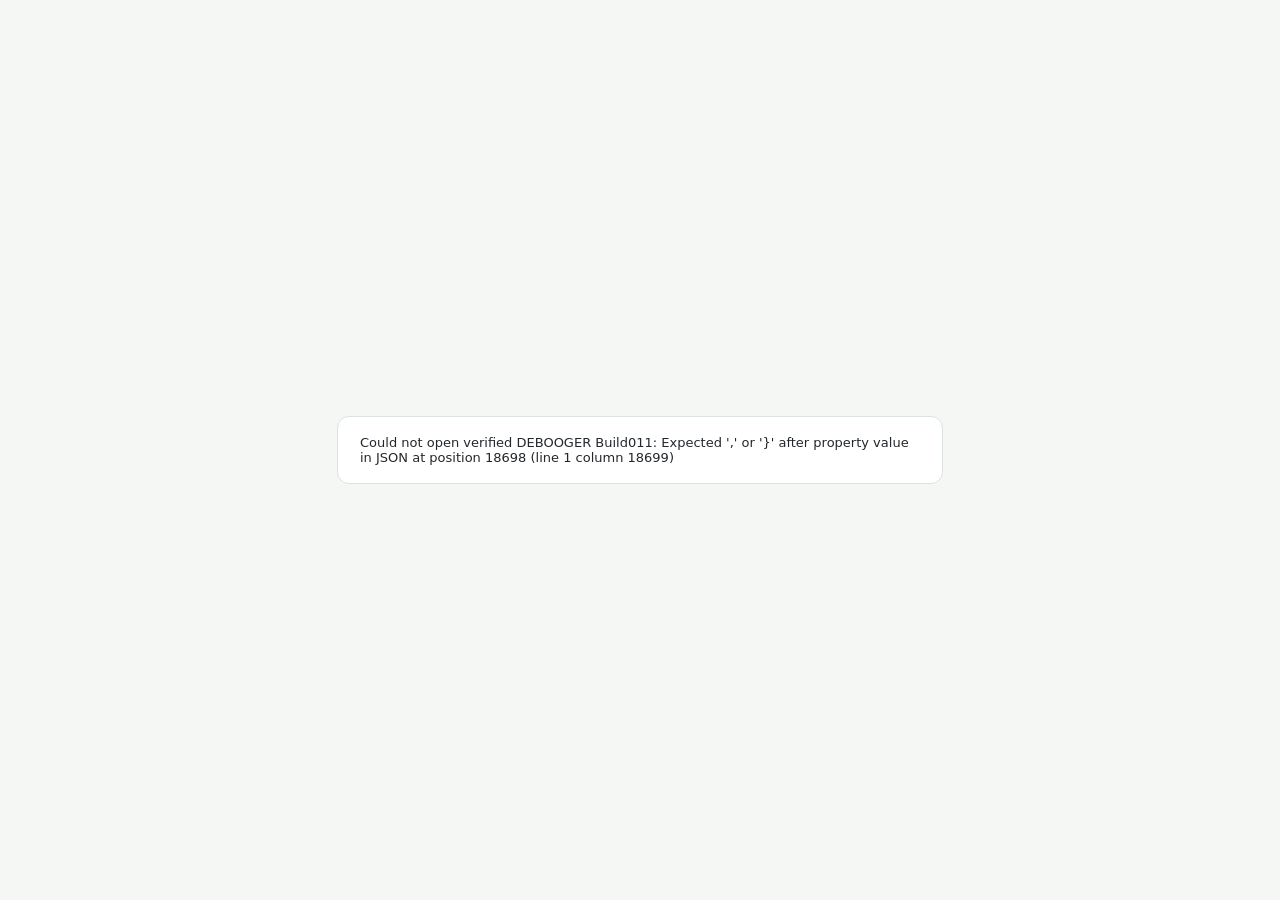
<file: index.html>
<!doctype html><html><head><meta charset="utf-8"><meta name="viewport" content="width=device-width,initial-scale=1,viewport-fit=cover"><meta name="theme-color" content="#f5f7f5"><meta http-equiv="Cache-Control" content="no-store,no-cache,must-revalidate,max-age=0"><title>debooger2000</title><style>html,body{margin:0;min-height:100%;font-family:Inter,system-ui,-apple-system,"Segoe UI",sans-serif;background:#f5f7f5;color:#23272b}.boot{min-height:100vh;display:grid;place-items:center;padding:20px;box-sizing:border-box}.boot div{background:#fff;border:1px solid #dde3dd;border-radius:12px;padding:18px 22px;font-size:13px;max-width:560px}</style></head><body><div class="boot"><div id="bootmsg">Opening verified DEBOOGER Build011…</div></div><script>
(async()=>{try{
const FINAL='5336273da42ea2754b5ad2ce4dd7cff649fb9557a2841c30963723a309a20811',B10_FINAL='b46d581a8ad0c085ec0285ac6ebdcb498e3c3d117899f37b030a9db62b9eb919',TS='6469b2426802dc695e374f933d79555a13d47acc8a37dd0c9a4df63d16d9a38e',BASE_SHELL='d6e12c8078f087c9e34488890ee7dfdacd09219ec37e7d6a31c55051cce700a8',BASE_SOURCE='93973b83509c748ab02a12a8cb8d824a619fafa54058227303367d28df7948e0',B7_SHELL='1511873895e926027ca40483c11ea0e3a24b57d70b612774c36076a52af1c445',B7_SOURCE='903e5e386143476bf1169ad63a65d6bb6b9b8fc733b80c4534fe7add3573750c',B7_FINAL='5fa06d32dac806f9da24f18fb780eb962e63f5295aa5061553b2a3aef5ac3fbb',B10_SHELL='80594717853eb4aa7e72dbcef2f7493177b923f8c8fa20687a9be3545e96cab8',B10_SOURCE='beb6a666b9a2adbde312d12ce507c0631fc36fb033787bb4f96c750cf9c111b0',B11_SHELL='da85ae59532bfc9204734b91b25a95ab6d1538b86ce45bf0897368dc4cdd8119',B11_SOURCE='a0d2856a02a48266d93b42397b48b9e049acc4c2549e566083a37db61f1f8fd7',DELTA_SHA='fa4246116f77e33b1f8b449922758d248654577502bf189a36ed9e5b9e50530f';
const order=['js/app.js','js/audit-engine.js','js/device-engine.js','js/preview-helper.js','js/project-engine.js','js/provider-settings.js','js/storage.js'];
const oldNames=['p001.txt','p002.txt','p003.txt','p004.txt','p005.txt','p006.txt','p007.txt','p008.txt','p009.txt','p010_1.txt','p010_2.txt','p010_3.txt','p011_1.txt','p011_2.txt','p011_3.txt','p012_1.txt','p012_2.txt','p012_3.txt','p013.txt','p014.txt','p015.txt','p016.txt'];
const deltaNames=['p001.txt','p002.txt','p003.txt','p004.txt','p005.txt','p006.txt'];
const get=async p=>{const r=await fetch(p,{cache:'no-store'});if(!r.ok)throw new Error(p+' '+r.status);return r.text()};
const bytes=t=>{const r=atob(t.trim()),u=new Uint8Array(r.length);for(let i=0;i<r.length;i++)u[i]=r.charCodeAt(i);return u};
const unzip=async t=>new Response(new Blob([bytes(t)]).stream().pipeThrough(new DecompressionStream('gzip'))).text();
const digest=async s=>Array.from(new Uint8Array(await crypto.subtle.digest('SHA-256',new TextEncoder().encode(s)))).map(x=>x.toString(16).padStart(2,'0')).join('');
const b64=s=>{const u=new TextEncoder().encode(s);let out='';for(let i=0;i<u.length;i+=32768)out+=String.fromCharCode(...u.subarray(i,i+32768));return btoa(out)};
const patchLines=(text,ops)=>{const lines=text.match(/.*(?:\n|$)/g).filter(Boolean);for(const [a,b,repl] of [...ops].sort((x,y)=>y[0]-x[0]))lines.splice(a,b-a,...repl);return lines.join('')};
if(typeof DecompressionStream!=='function'||!crypto?.subtle)throw new Error('This browser is missing required verification support.');
document.getElementById('bootmsg').textContent='Verifying DEBOOGER Build011…';
const p7=JSON.parse(await get('build007-patch.json')),p10=JSON.parse(await get('build010-delta.json'));
if(p7.final_sha256!==B7_FINAL||p7.ts_sha256!==TS||p7.base_shell_sha256!==BASE_SHELL||p7.base_source_sha256!==BASE_SOURCE||p7.shell_sha256!==B7_SHELL||p7.source_sha256!==B7_SOURCE)throw new Error('Build007 base manifest mismatch');
if(p10.build!=='BUILD010'||p10.base_build!=='BUILD007'||p10.base_final_sha256!==B7_FINAL||p10.final_sha256!==B10_FINAL||p10.ts_sha256!==TS||p10.base_shell_sha256!==B7_SHELL||p10.base_source_sha256!==B7_SOURCE||p10.shell_sha256!==B10_SHELL||p10.source_sha256!==B10_SOURCE)throw new Error('Build010 delta manifest mismatch');
const old=await unzip((await Promise.all(oldNames.map(n=>get('v18-clean-final/'+n)))).join(''));
const tm=old.match(/<script id="debooger-typescript-source">([\s\S]*?)<\/script>/);if(!tm)throw new Error('Compiler payload not found');const ts=tm[1];if(await digest(ts)!==TS)throw new Error('Compiler verification failed');
let shell=await unzip(await get('build003-payload/shell-001.b64'));if(await digest(shell)!==BASE_SHELL)throw new Error('Base shell verification failed');
const modules={};for(const name of order)modules[name]=await unzip(await get('build003-payload/'+name.split('/').pop()+'.b64'));
let source=JSON.stringify(Object.fromEntries(order.map(name=>[name,b64(modules[name])])));if(await digest(source)!==BASE_SOURCE)throw new Error('Base source verification failed');
shell=patchLines(shell,p7.shell_ops||[]);if(await digest(shell)!==B7_SHELL)throw new Error('Build007 shell verification failed');for(const name of Object.keys(p7.module_ops||{}))modules[name]=patchLines(modules[name],p7.module_ops[name]);source=JSON.stringify(Object.fromEntries(order.map(name=>[name,b64(modules[name])])));if(await digest(source)!==B7_SOURCE)throw new Error('Build007 source verification failed');let html=shell.replace('__SOURCE_JSON__',source).replace('__TS__',ts);if(await digest(html)!==B7_FINAL)throw new Error('Final Build007 verification failed');
shell=patchLines(shell,p10.shell_ops||[]);if(await digest(shell)!==B10_SHELL)throw new Error('Build010 shell verification failed');for(const name of Object.keys(p10.module_ops||{}))modules[name]=patchLines(modules[name],p10.module_ops[name]);source=JSON.stringify(Object.fromEntries(order.map(name=>[name,b64(modules[name])])));if(await digest(source)!==B10_SOURCE)throw new Error('Build010 source verification failed');if((shell.match(/__SOURCE_JSON__/g)||[]).length!==1||(shell.match(/__TS__/g)||[]).length!==1)throw new Error('Build010 template invalid');html=shell.replace('__SOURCE_JSON__',source).replace('__TS__',ts);if(await digest(html)!==B10_FINAL)throw new Error('Final Build010 verification failed');
const p11Text=await unzip((await Promise.all(deltaNames.map(n=>get('build011-live-delta/'+n)))).join(''));if(await digest(p11Text)!==DELTA_SHA)throw new Error('Build011 delta integrity mismatch');const p11=JSON.parse(p11Text);
if(p11.build!=='BUILD011'||p11.base_build!=='BUILD010'||p11.base_final_sha256!==B10_FINAL||p11.final_sha256!==FINAL||p11.ts_sha256!==TS||p11.base_shell_sha256!==B10_SHELL||p11.base_source_sha256!==B10_SOURCE||p11.shell_sha256!==B11_SHELL||p11.source_sha256!==B11_SOURCE)throw new Error('Build011 delta manifest mismatch');
shell=patchLines(shell,p11.shell_ops||[]);if(await digest(shell)!==B11_SHELL)throw new Error('Build011 shell verification failed');for(const name of Object.keys(p11.module_ops||{}))modules[name]=patchLines(modules[name],p11.module_ops[name]);source=JSON.stringify(Object.fromEntries(order.map(name=>[name,b64(modules[name])])));if(await digest(source)!==B11_SOURCE)throw new Error('Build011 source verification failed');if((shell.match(/__SOURCE_JSON__/g)||[]).length!==1||(shell.match(/__TS__/g)||[]).length!==1)throw new Error('Build011 template invalid');html=shell.replace('__SOURCE_JSON__',source).replace('__TS__',ts);if(await digest(html)!==FINAL)throw new Error('Final Build011 verification failed');
document.open();document.write(html);document.close();
}catch(e){document.body.innerHTML='<div class="boot"><div>Could not open verified DEBOOGER Build011: '+String(e.message||e).replace(/[&<>]/g,c=>({'&':'&amp;','<':'&lt;','>':'&gt;'}[c]))+'</div></div>'}})();
</script></body></html>
</file>
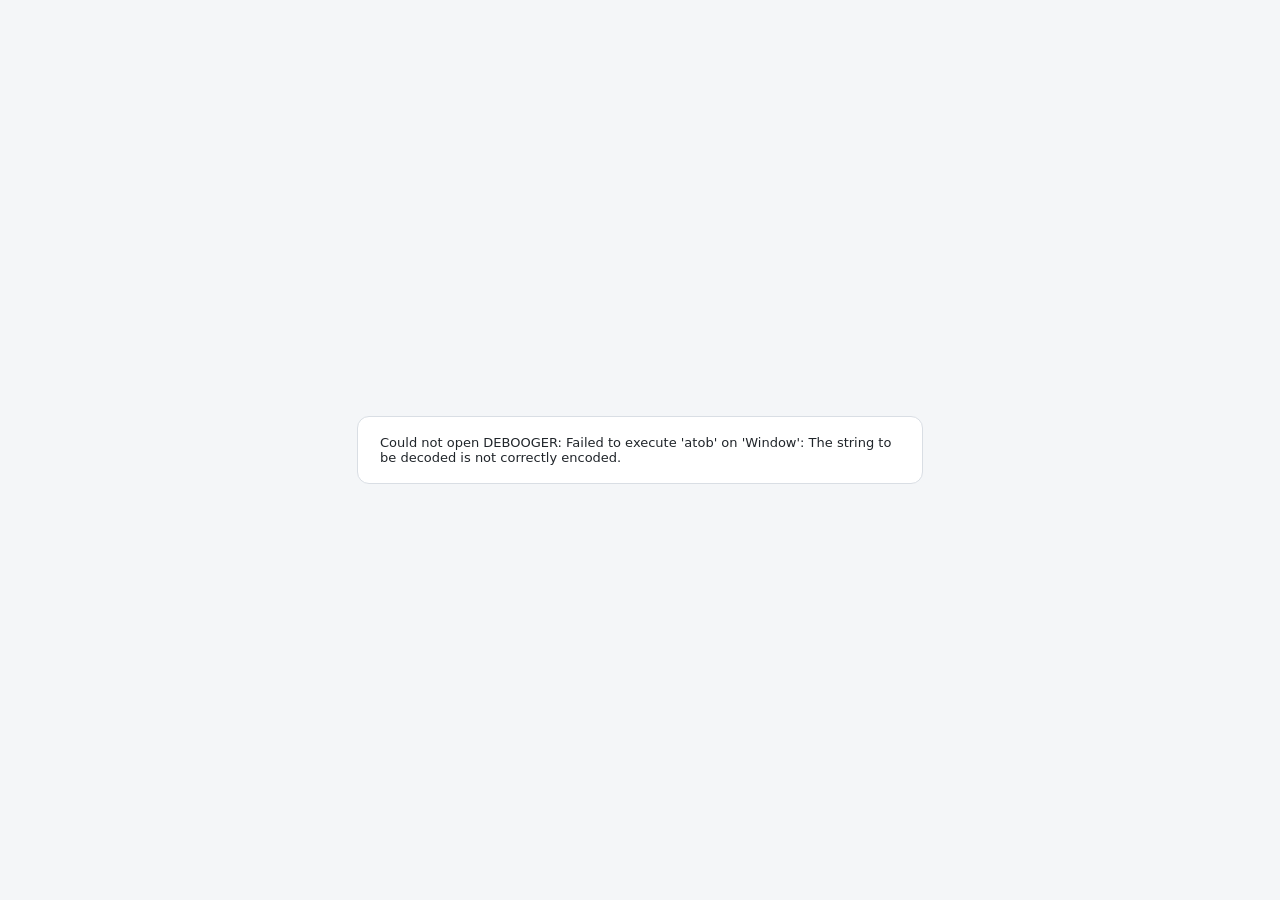
<file: g15-advanced-v08-live/index.html>
<!doctype html><html><head><meta charset="utf-8"><meta name="viewport" content="width=device-width,initial-scale=1,viewport-fit=cover"><meta name="theme-color" content="#f4f6f8"><meta http-equiv="Cache-Control" content="no-store, no-cache, must-revalidate, max-age=0"><title>debooger2000</title><style>html,body{margin:0;min-height:100%;font-family:Inter,system-ui,-apple-system,"Segoe UI",sans-serif;background:#f4f6f8;color:#20252a}.boot{min-height:100vh;display:grid;place-items:center;padding:20px;box-sizing:border-box}.boot div{background:#fff;border:1px solid #d9dee4;border-radius:12px;padding:18px 22px;font-size:13px;max-width:520px}</style></head><body><div class="boot"><div>Opening debooger2000…</div></div><script>(async()=>{try{const names=["../g15-advanced-v08-final/p01.txt","../g15-advanced-v08-final/p02.txt","../g15-advanced-v08-final/p03.txt","../g15-advanced-v08-final/p04a.txt","../g15-advanced-v08-final/p04b.txt","../g15-advanced-v08-final/p05a.txt","../g15-advanced-v08-final/p05b.txt","../g15-advanced-v08-final/p06.txt","../g15-advanced-v08-final/p07.txt","../g15-advanced-v08-final/p08.txt","../g15-advanced-v08-final/p09.txt","../g15-advanced-v08-final/p10.txt","../g15-advanced-v08-final/p11.txt","../g15-advanced-v08-final/p12.txt","../g15-advanced-v08-final/p13.txt","../g15-advanced-v08-final/p14.txt","../g15-advanced-v08-final/p15.txt","../g15-advanced-v08-final/p16.txt"];const parts=await Promise.all(names.map(n=>fetch(n,{cache:'no-store'}).then(r=>{if(!r.ok)throw new Error(n+' '+r.status);return r.text()})));const raw=atob(parts.join('').trim());const bytes=new Uint8Array(raw.length);for(let i=0;i<raw.length;i++)bytes[i]=raw.charCodeAt(i);if(typeof DecompressionStream!=='function')throw new Error('This browser needs DecompressionStream support.');const stream=new Blob([bytes]).stream().pipeThrough(new DecompressionStream('gzip'));const html=await new Response(stream).text();document.open();document.write(html);document.close()}catch(e){document.body.innerHTML='<div class="boot"><div>Could not open DEBOOGER: '+String(e.message||e).replace(/[&<>]/g,c=>({'&':'&amp;','<':'&lt;','>':'&gt;'}[c]))+'</div></div>'}})();</script></body></html>
</file>
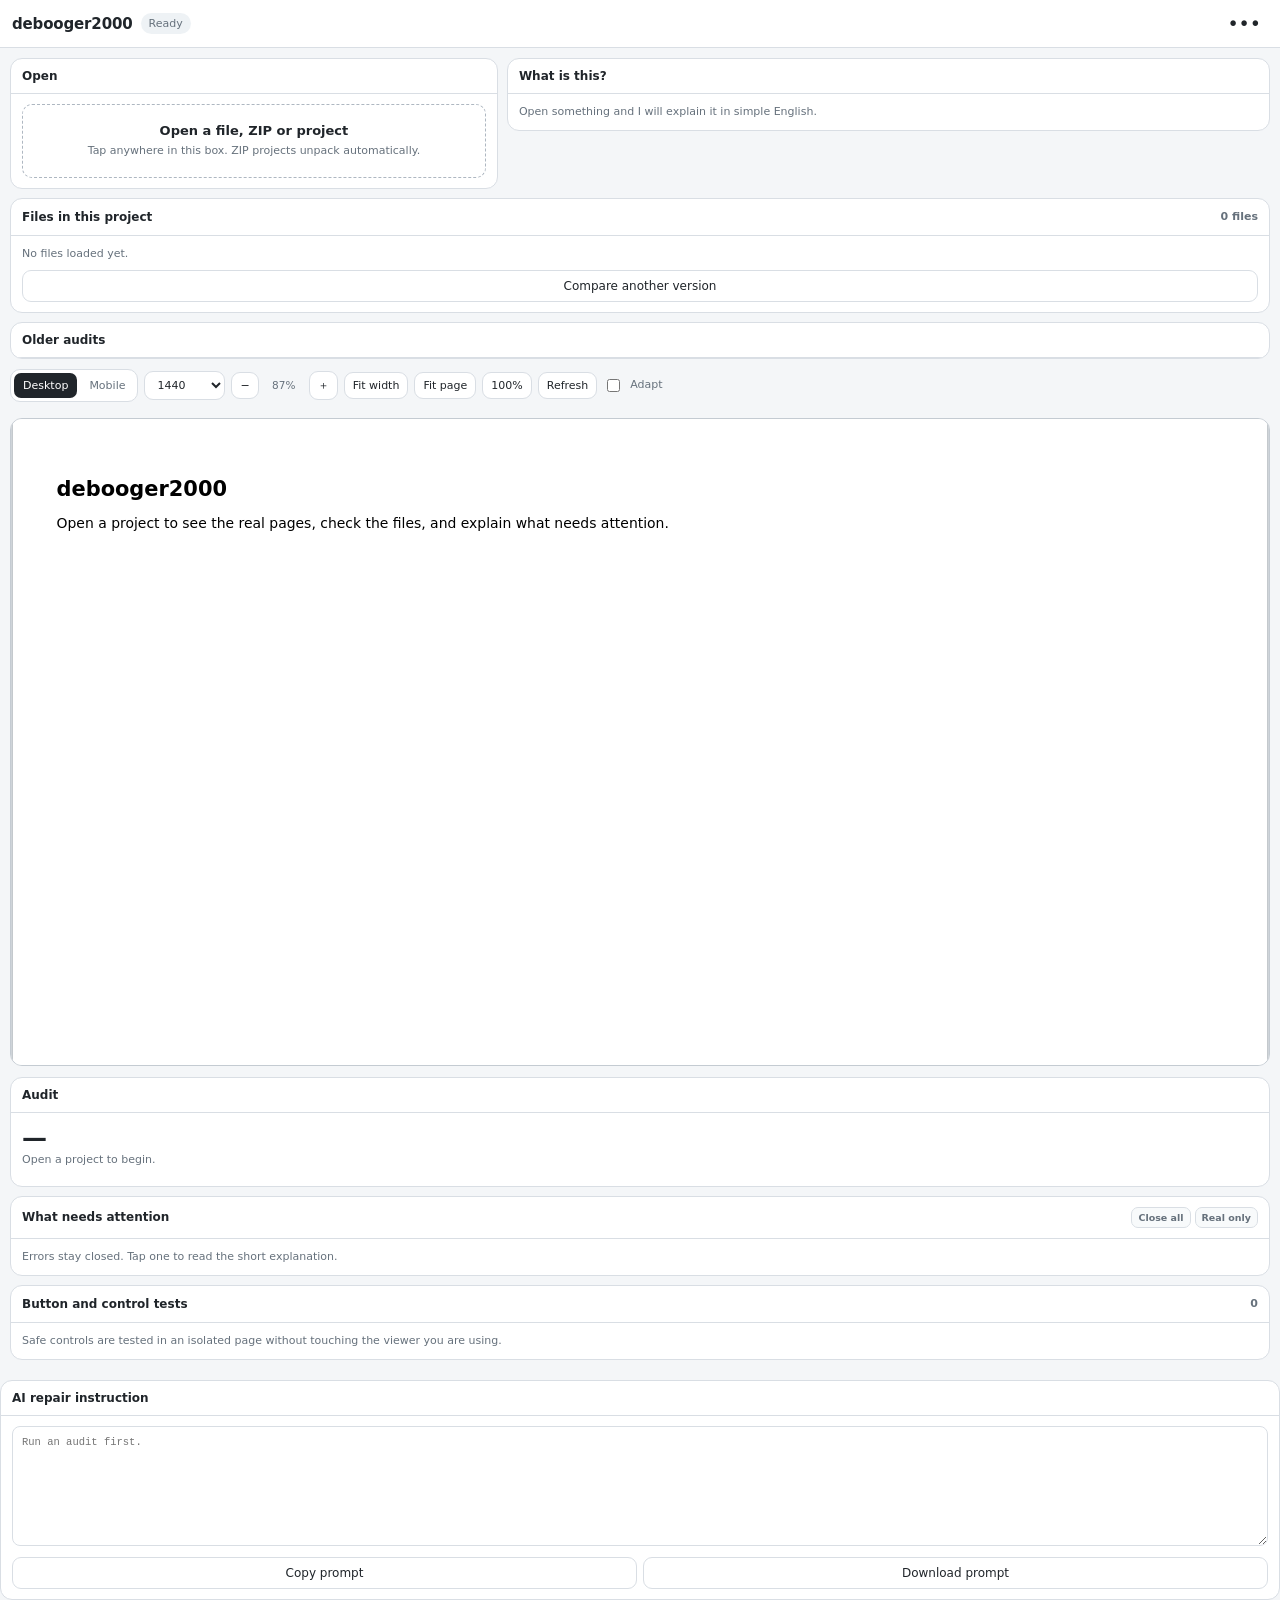
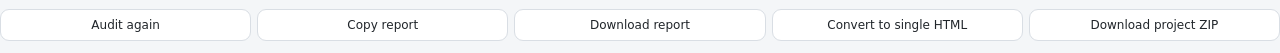
<file: g15-singlepage-final01/index.html>
<!doctype html><html><head><meta charset="utf-8"><meta name="viewport" content="width=device-width,initial-scale=1,viewport-fit=cover"><meta name="theme-color" content="#f4f6f8"><title>debooger2000</title><style>html,body{margin:0;min-height:100%;font-family:Inter,system-ui,-apple-system,"Segoe UI",sans-serif;background:#f4f6f8;color:#20252a}.boot{min-height:100vh;display:grid;place-items:center}.boot div{background:#fff;border:1px solid #d9dee4;border-radius:12px;padding:18px 22px;font-size:13px}</style></head><body><div class="boot"><div>Opening debooger2000…</div></div><script>(async()=>{try{const names=["app.part01.txt", "app.part02.txt", "app.part03.txt", "app.part04.txt", "app.part05.txt", "app.part06.txt", "app.part07.txt", "app.part08.txt", "app.part09.txt", "app.part10.txt", "app.part11a.txt", "app.part11b.txt", "app.part12.txt"];const parts=await Promise.all(names.map(n=>fetch(n,{cache:'no-store'}).then(r=>{if(!r.ok)throw new Error(n+' '+r.status);return r.text()})));const raw=atob(parts.join('').trim());const bytes=new Uint8Array(raw.length);for(let i=0;i<raw.length;i++)bytes[i]=raw.charCodeAt(i);if(typeof DecompressionStream!=='function')throw new Error('This browser needs DecompressionStream support.');const stream=new Blob([bytes]).stream().pipeThrough(new DecompressionStream('gzip'));const html=await new Response(stream).text();document.open();document.write(html);document.close()}catch(e){document.body.innerHTML='<div class="boot"><div>Could not open DEBOOGER: '+String(e.message||e).replace(/[&<>]/g,c=>({'&':'&amp;','<':'&lt;','>':'&gt;'}[c]))+'</div></div>'}})();</script></body></html>
</file>
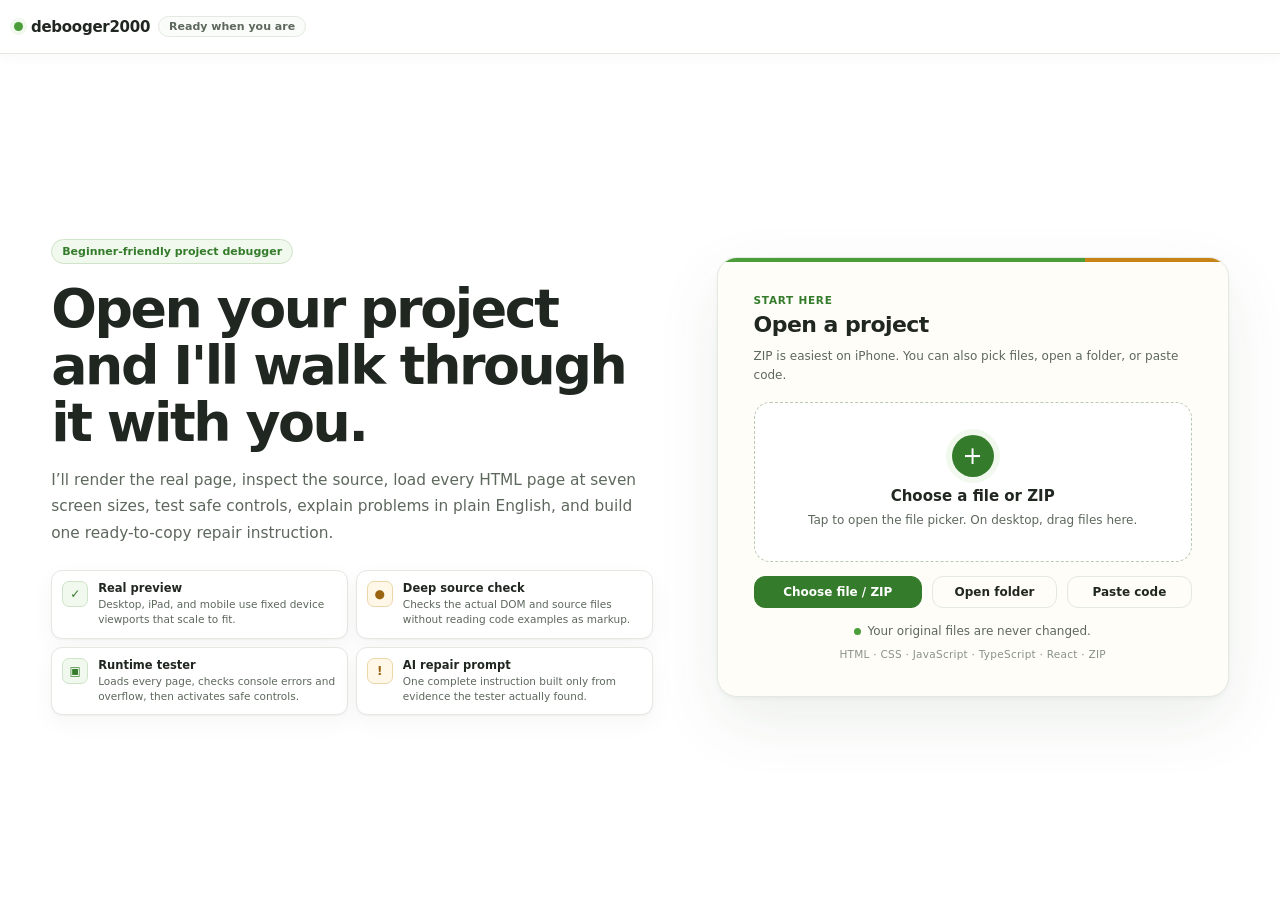
<file: r3-mobile-test/index.html>
<!doctype html>
<html lang="en">
<head>
<meta charset="utf-8">
<meta name="viewport" content="width=device-width,initial-scale=1,viewport-fit=cover">
<meta name="theme-color" content="#ffffff">
<title>debooger2000</title>
<link rel="stylesheet" href="css/app.css">
</head>
<body>
<div class="app">
  <header class="topbar">
    <div class="brand">
      <span class="brand-mark" aria-hidden="true"></span>
      <span>debooger2000</span>
    </div>
    <span class="status-badge" id="statusBadge">Ready when you are</span>
    <div class="spacer"></div>
    <button class="btn ghost topbar-project-action hidden" id="pasteBtn" type="button">Paste code</button>
    <button class="btn ghost topbar-project-action hidden" id="clearBtn" type="button">Clear</button>
  </header>

  <div class="progress-bar hidden" id="progressBar" aria-hidden="true">
    <div class="progress-fill" id="progressFill"></div>
  </div>

  <section class="landing" id="landing" aria-labelledby="landingTitle">
    <div class="landing-shell">
      <div class="landing-copy">
        <div class="landing-badge">Beginner-friendly project debugger</div>
        <h1 id="landingTitle">Open your project and I'll walk through it with you.</h1>
        <p>I’ll render the real page, inspect the source, load every HTML page at seven screen sizes, test safe controls, explain problems in plain English, and build one ready-to-copy repair instruction.</p>
        <div class="feature-grid" aria-label="What debooger2000 does">
          <div class="feature-card"><span class="feature-icon green" aria-hidden="true">✓</span><div><strong>Real preview</strong><span>Desktop, iPad, and mobile use fixed device viewports that scale to fit.</span></div></div>
          <div class="feature-card"><span class="feature-icon amber" aria-hidden="true">●</span><div><strong>Deep source check</strong><span>Checks the actual DOM and source files without reading code examples as markup.</span></div></div>
          <div class="feature-card"><span class="feature-icon green" aria-hidden="true">▣</span><div><strong>Runtime tester</strong><span>Loads every page, checks console errors and overflow, then activates safe controls.</span></div></div>
          <div class="feature-card"><span class="feature-icon amber" aria-hidden="true">!</span><div><strong>AI repair prompt</strong><span>One complete instruction built only from evidence the tester actually found.</span></div></div>
        </div>
      </div>

      <div class="open-card">
        <div class="open-card-kicker">Start here</div>
        <div class="open-card-title">Open a project</div>
        <div class="open-card-copy">ZIP is easiest on iPhone. You can also pick files, open a folder, or paste code.</div>
        <label class="dropzone" id="dropzone" for="fileInput" aria-label="Choose a file or ZIP">
          <span class="drop-icon" aria-hidden="true">+</span>
          <strong>Choose a file or ZIP</strong>
          <span class="muted">Tap to open the file picker. On desktop, drag files here.</span>
        </label>
        <div class="open-actions">
          <label class="btn primary" id="chooseFilesBtn" for="fileInput">Choose file / ZIP</label>
          <label class="btn ghost" id="chooseFolderBtn" for="folderInput">Open folder</label>
          <button type="button" class="btn ghost" id="landingPasteBtn">Paste code</button>
        </div>
        <input id="fileInput" name="project-files" type="file" multiple class="file-input-hidden" aria-label="Choose files or ZIP">
        <input id="folderInput" name="project-folder" type="file" class="file-input-hidden" webkitdirectory multiple aria-label="Open project folder">
        <div class="reassurance"><span class="reassurance-dot" aria-hidden="true"></span>Your original files are never changed.</div>
        <div class="file-hint">HTML · CSS · JavaScript · TypeScript · React · ZIP</div>
      </div>
    </div>
  </section>

  <div class="workspace hidden" id="workspace">
    <aside class="panel panel-left" id="leftPanel" aria-label="Project information">
      <div class="panel-heading"><div><span class="eyebrow">Your project</span><div class="panel-title">What you opened</div></div><button class="btn icon-btn" id="leftCollapseBtn" type="button" aria-label="Collapse project panel">‹</button></div>
      <div class="block project-block"><div class="block-head">About this project</div><div class="block-body" id="projectSummary"><p class="muted">Open a project and I'll explain what I found.</p></div></div>
      <div class="block"><div class="block-body compact-actions"><label class="btn primary full" id="reopenFilesBtn" for="fileInput">Open another project</label><label class="btn ghost full" id="reopenFolderBtn" for="folderInput">Open a folder</label><button class="btn ghost full" id="clearBtnPanel" type="button">Clear project</button></div></div>
      <details class="block" open><summary class="block-head clickable"><span>Files I found</span><span class="count-badge" id="fileCountBadge">0</span></summary><div class="block-body tight"><div id="fileList" class="file-list"><p class="muted">No project open yet.</p></div></div></details>
      <details class="block"><summary class="block-head clickable"><span>Earlier audits</span></summary><div class="block-body" id="historyList"><p class="muted">No earlier audits saved yet.</p></div></details>
    </aside>
    <button class="panel-restore panel-restore-left hidden" id="leftRestoreBtn" type="button" aria-label="Show project panel">›</button>

    <main class="preview-main" id="previewMain">
      <div class="preview-toolbar" id="previewToolbar">
        <div class="segmented" role="group" aria-label="Device size"><button class="seg active" type="button" data-device="desktop">Desktop</button><button class="seg" type="button" data-device="tablet">iPad</button><button class="seg" type="button" data-device="mobile">Mobile</button></div>
        <div class="toolbar-divider" aria-hidden="true"></div>
        <button class="btn ghost compact" id="fullscreenBtn" type="button">Full screen</button><div class="device-size-label" id="deviceSizeLabel">1440 × 900</div><div class="spacer"></div><button class="btn ghost compact" id="testPagesBtn" type="button" disabled>View runtime test</button>
      </div>
      <div id="pageTabsBar" class="page-tabs-bar hidden"></div><div id="notice" class="notice hidden" role="status"></div>
      <div class="viewer-wrap" id="viewerWrap"><div class="device-canvas" id="deviceCanvas"><div class="device-shell" id="deviceShell"><iframe id="previewFrame" class="device-frame" title="Project preview" sandbox="allow-scripts allow-forms allow-modals allow-popups"></iframe></div></div></div>
    </main>

    <button class="panel-restore panel-restore-right hidden" id="rightRestoreBtn" type="button" aria-label="Show audit panel">‹</button>
    <aside class="panel panel-right" id="rightPanel" aria-label="Audit results">
      <div class="panel-heading"><div><span class="eyebrow">Audit</span><div class="panel-title">What I found</div></div><div class="panel-heading-actions"><button class="btn dev-toggle" id="devModeToggle" type="button" title="Switch between plain English and developer view">Dev mode</button><button class="btn icon-btn" id="rightCollapseBtn" type="button" aria-label="Collapse audit panel">›</button></div></div>
      <div class="block score-block"><div class="block-head">Overall result</div><div class="block-body" id="scoreBox"><div class="score-line"><span class="score" id="scoreNum">—</span><div><div class="score-label" id="scoreLabel">Open a project to see the score.</div><div class="score-condition" id="scoreCondition"></div><div class="score-meta" id="scoreMeta"></div></div></div></div></div>
      <div class="block compare-block hidden" id="compareBlock"><div class="block-head">Since last time</div><div class="block-body" id="compareBody"></div></div>
      <div class="block attention-block"><div class="block-head">What needs your attention</div><div class="block-body" id="findings"><p class="muted">Problems show up here after the source and runtime tests finish.</p></div></div>
      <details class="block" open><summary class="block-head clickable"><span>Buttons and links found</span><span class="count-badge" id="controlCount">0</span></summary><div class="block-body" id="controlList"><p class="muted">Run a test to see controls and what was actually exercised.</p></div></details>
      <div class="block"><div class="block-head">AI fix instruction</div><div class="block-body"><p class="muted" id="promptNote">Run a test first. Then copy this and paste it into ChatGPT or Claude.</p><textarea id="promptOutput" name="repair-prompt" class="prompt-area" aria-label="AI repair instruction" readonly placeholder="Run a test first."></textarea><div class="prompt-actions"><button class="btn primary" id="copyPromptBtn" type="button" disabled>Copy instruction</button><button class="btn ghost" id="downloadPromptBtn" type="button" disabled>Download .txt</button></div><p class="copied-note hidden" id="copiedNote">Copied.</p></div></div>
      <div class="audit-actions"><button class="btn primary" id="runAuditBtn" type="button" disabled>Run full test</button><button class="btn ghost" id="copyReportBtn" type="button" disabled>Copy report</button><button class="btn ghost" id="downloadReportBtn" type="button" disabled>Download report</button><button class="btn ghost" id="copyHtmlBtn" type="button" disabled>Copy as HTML</button><button class="btn ghost" id="downloadHtmlBtn" type="button" disabled>Download .html</button></div>
    </aside>
  </div>
</div>

<div class="modal hidden" id="pasteModal" role="dialog" aria-modal="true" aria-labelledby="pasteTitle"><div class="modal-card"><div class="modal-head"><span id="pasteTitle">Paste code to open</span><button class="btn ghost" id="closePasteBtn" type="button">Close</button></div><div class="modal-body"><textarea id="pasteText" name="pasted-code" class="field paste-area" aria-label="Code to open" placeholder="Paste HTML, CSS, JavaScript, or JSON here..."></textarea><div class="paste-row"><select id="pasteType" name="paste-type" class="field" aria-label="Pasted code type"><option value="html">HTML</option><option value="css">CSS</option><option value="js">JavaScript</option><option value="json">JSON</option></select><button class="btn primary" id="openPasteBtn" type="button">Open this code</button></div></div></div></div>
<div class="modal hidden" id="testerModal" role="dialog" aria-modal="true" aria-labelledby="testerTitle"><div class="modal-card tester-card"><div class="modal-head"><span id="testerTitle">Runtime Page &amp; Control Test</span><button class="btn ghost" id="closeTesterBtn" type="button">Close</button></div><div class="tester-progress" id="testerProgress"><div class="tester-phase" id="testerPhase">No runtime test yet</div><div class="tester-bar"><div class="tester-bar-fill" id="testerBarFill"></div></div><div class="tester-sub" id="testerSub">Run the full test first.</div></div><div class="tester-body" id="testerBody"><div class="tester-empty"><p class="muted tester-copy">The full test loads each HTML page at Desktop, iPad, and five phone widths, checks console errors, overflow, box collisions, flex/grid containment, clipped content, and fixed/sticky control coverage, then activates safe controls. Actions such as Delete, Send, Pay, Upload, Login, and Submit are listed but skipped automatically.</p></div></div></div></div>
<script src="js/zip-reader.js"></script>
<script src="js/audit-engine.js"></script>
<script src="js/project-loader.js"></script>
<script src="js/app.js"></script>
</body>
</html>
</file>
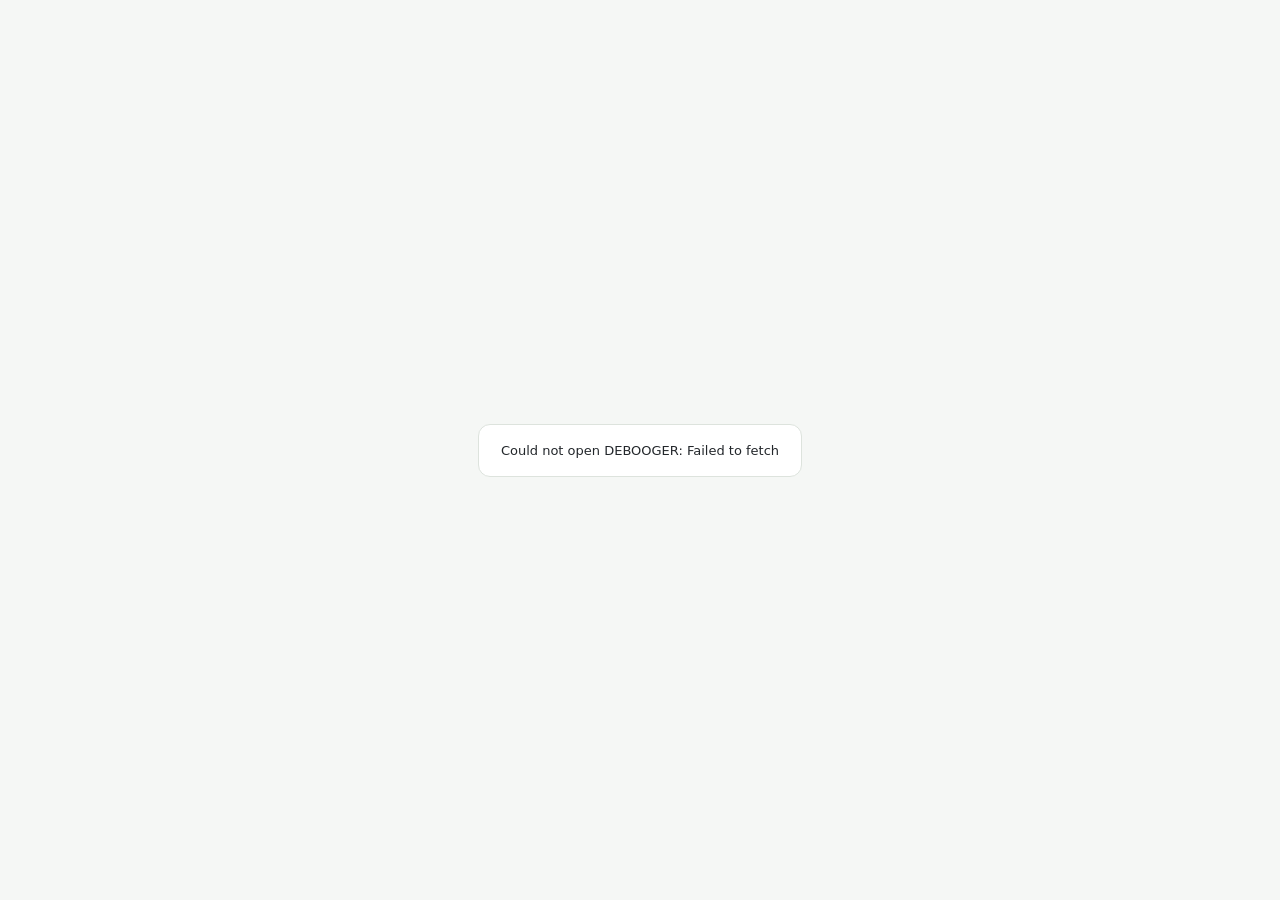
<file: v17-clean-final/index.html>
<!doctype html><html><head><meta charset="utf-8"><meta name="viewport" content="width=device-width,initial-scale=1,viewport-fit=cover"><meta name="theme-color" content="#f5f7f5"><meta http-equiv="Cache-Control" content="no-store,no-cache,must-revalidate,max-age=0"><title>debooger2000</title><style>html,body{margin:0;min-height:100%;font-family:Inter,system-ui,-apple-system,"Segoe UI",sans-serif;background:#f5f7f5;color:#23272b}.boot{min-height:100vh;display:grid;place-items:center;padding:20px;box-sizing:border-box}.boot div{background:#fff;border:1px solid #dde3dd;border-radius:12px;padding:18px 22px;font-size:13px}</style></head><body><div class="boot"><div>Opening debooger2000…</div></div><script>(async()=>{try{const names=["p01.txt","p02.txt","p03.txt","p04.txt","p05.txt","p06.txt","p07.txt","p08.txt","p09.txt","p10.txt","p11.txt","p120.txt","p121.txt","p122.txt","p130.txt","p131.txt","p132.txt","p140.txt","p141.txt","p142.txt","p150.txt","p151.txt","p152.txt"];const parts=await Promise.all(names.map(n=>fetch(n,{cache:'no-store'}).then(r=>{if(!r.ok)throw new Error(n+' '+r.status);return r.text()})));const raw=atob(parts.join('').trim()),bytes=new Uint8Array(raw.length);for(let i=0;i<raw.length;i++)bytes[i]=raw.charCodeAt(i);if(typeof DecompressionStream!=='function')throw new Error('This browser needs DecompressionStream support.');const html=await new Response(new Blob([bytes]).stream().pipeThrough(new DecompressionStream('gzip'))).text();document.open();document.write(html);document.close()}catch(e){document.body.innerHTML='<div class="boot"><div>Could not open DEBOOGER: '+String(e.message||e).replace(/[&<>]/g,c=>({'&':'&amp;','<':'&lt;','>':'&gt;'}[c]))+'</div></div>'}})();</script></body></html>
</file>
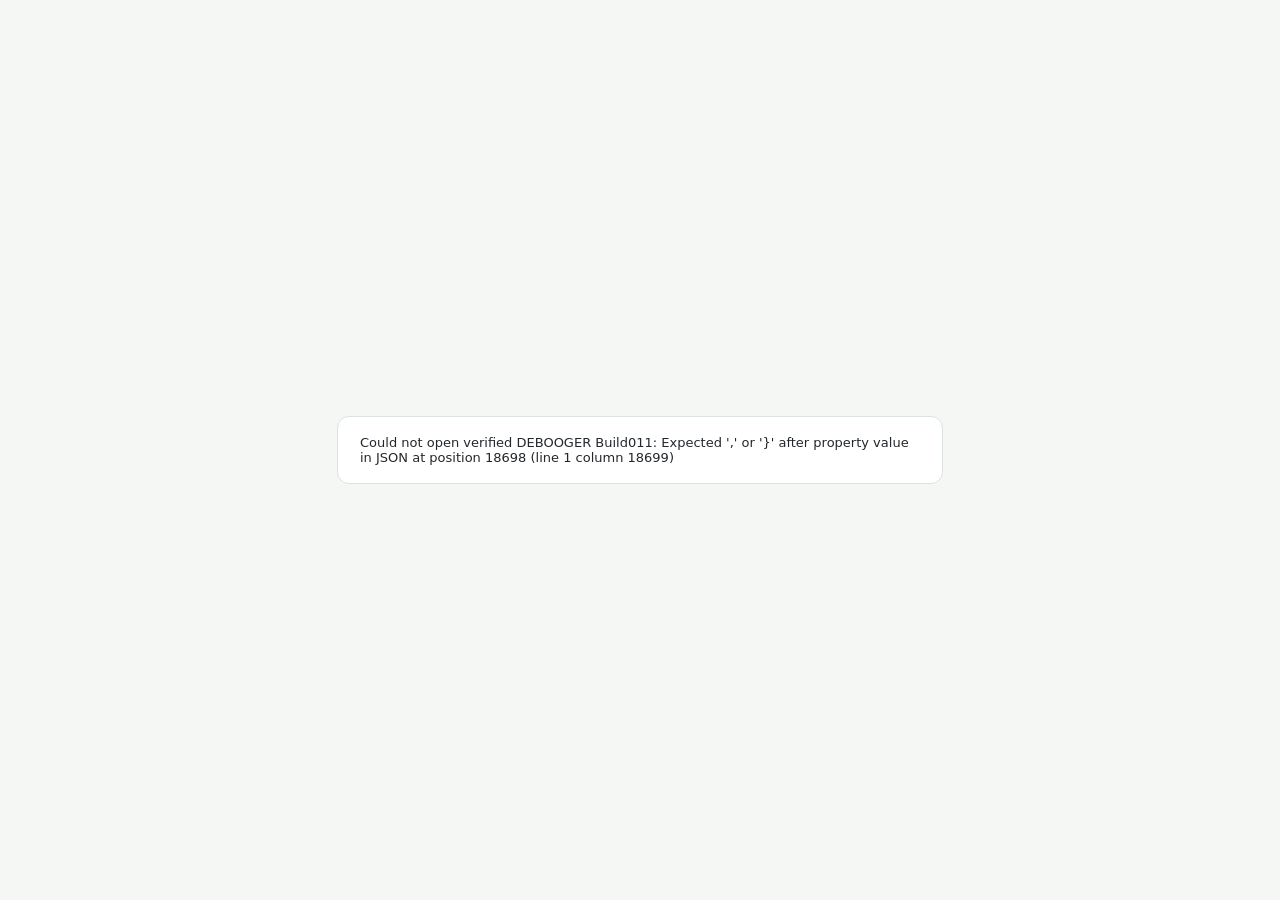
<file: DEBOOGER2000-Build011-SingleFile.html>
<!doctype html><html><head><meta charset="utf-8"><meta name="viewport" content="width=device-width,initial-scale=1,viewport-fit=cover"><meta name="theme-color" content="#f5f7f5"><meta http-equiv="Cache-Control" content="no-store,no-cache,must-revalidate,max-age=0"><title>debooger2000</title><style>html,body{margin:0;min-height:100%;font-family:Inter,system-ui,-apple-system,"Segoe UI",sans-serif;background:#f5f7f5;color:#23272b}.boot{min-height:100vh;display:grid;place-items:center;padding:20px;box-sizing:border-box}.boot div{background:#fff;border:1px solid #dde3dd;border-radius:12px;padding:18px 22px;font-size:13px;max-width:560px}</style></head><body><div class="boot"><div id="bootmsg">Opening verified DEBOOGER Build011…</div></div><script>
(async()=>{try{
const FINAL='5336273da42ea2754b5ad2ce4dd7cff649fb9557a2841c30963723a309a20811',B10_FINAL='b46d581a8ad0c085ec0285ac6ebdcb498e3c3d117899f37b030a9db62b9eb919',TS='6469b2426802dc695e374f933d79555a13d47acc8a37dd0c9a4df63d16d9a38e',BASE_SHELL='d6e12c8078f087c9e34488890ee7dfdacd09219ec37e7d6a31c55051cce700a8',BASE_SOURCE='93973b83509c748ab02a12a8cb8d824a619fafa54058227303367d28df7948e0',B7_SHELL='1511873895e926027ca40483c11ea0e3a24b57d70b612774c36076a52af1c445',B7_SOURCE='903e5e386143476bf1169ad63a65d6bb6b9b8fc733b80c4534fe7add3573750c',B7_FINAL='5fa06d32dac806f9da24f18fb780eb962e63f5295aa5061553b2a3aef5ac3fbb',B10_SHELL='80594717853eb4aa7e72dbcef2f7493177b923f8c8fa20687a9be3545e96cab8',B10_SOURCE='beb6a666b9a2adbde312d12ce507c0631fc36fb033787bb4f96c750cf9c111b0',B11_SHELL='da85ae59532bfc9204734b91b25a95ab6d1538b86ce45bf0897368dc4cdd8119',B11_SOURCE='a0d2856a02a48266d93b42397b48b9e049acc4c2549e566083a37db61f1f8fd7',DELTA_SHA='fa4246116f77e33b1f8b449922758d248654577502bf189a36ed9e5b9e50530f';
const order=['js/app.js','js/audit-engine.js','js/device-engine.js','js/preview-helper.js','js/project-engine.js','js/provider-settings.js','js/storage.js'];
const oldNames=['p001.txt','p002.txt','p003.txt','p004.txt','p005.txt','p006.txt','p007.txt','p008.txt','p009.txt','p010_1.txt','p010_2.txt','p010_3.txt','p011_1.txt','p011_2.txt','p011_3.txt','p012_1.txt','p012_2.txt','p012_3.txt','p013.txt','p014.txt','p015.txt','p016.txt'];
const deltaNames=['p001.txt','p002.txt','p003.txt','p004.txt','p005.txt','p006.txt'];
const BASE='https://jerrybwoy1.github.io/htmlviewer/';const get=async p=>{const r=await fetch(BASE+p,{cache:'no-store'});if(!r.ok)throw new Error(p+' '+r.status);return r.text()};
const bytes=t=>{const r=atob(t.trim()),u=new Uint8Array(r.length);for(let i=0;i<r.length;i++)u[i]=r.charCodeAt(i);return u};
const unzip=async t=>new Response(new Blob([bytes(t)]).stream().pipeThrough(new DecompressionStream('gzip'))).text();
const digest=async s=>Array.from(new Uint8Array(await crypto.subtle.digest('SHA-256',new TextEncoder().encode(s)))).map(x=>x.toString(16).padStart(2,'0')).join('');
const b64=s=>{const u=new TextEncoder().encode(s);let out='';for(let i=0;i<u.length;i+=32768)out+=String.fromCharCode(...u.subarray(i,i+32768));return btoa(out)};
const patchLines=(text,ops)=>{const lines=text.match(/.*(?:\n|$)/g).filter(Boolean);for(const [a,b,repl] of [...ops].sort((x,y)=>y[0]-x[0]))lines.splice(a,b-a,...repl);return lines.join('')};
if(typeof DecompressionStream!=='function'||!crypto?.subtle)throw new Error('This browser is missing required verification support.');
document.getElementById('bootmsg').textContent='Verifying DEBOOGER Build011…';
const p7=JSON.parse(await get('build007-patch.json')),p10=JSON.parse(await get('build010-delta.json'));
if(p7.final_sha256!==B7_FINAL||p7.ts_sha256!==TS||p7.base_shell_sha256!==BASE_SHELL||p7.base_source_sha256!==BASE_SOURCE||p7.shell_sha256!==B7_SHELL||p7.source_sha256!==B7_SOURCE)throw new Error('Build007 base manifest mismatch');
if(p10.build!=='BUILD010'||p10.base_build!=='BUILD007'||p10.base_final_sha256!==B7_FINAL||p10.final_sha256!==B10_FINAL||p10.ts_sha256!==TS||p10.base_shell_sha256!==B7_SHELL||p10.base_source_sha256!==B7_SOURCE||p10.shell_sha256!==B10_SHELL||p10.source_sha256!==B10_SOURCE)throw new Error('Build010 delta manifest mismatch');
const old=await unzip((await Promise.all(oldNames.map(n=>get('v18-clean-final/'+n)))).join(''));
const tm=old.match(/<script id="debooger-typescript-source">([\s\S]*?)<\/script>/);if(!tm)throw new Error('Compiler payload not found');const ts=tm[1];if(await digest(ts)!==TS)throw new Error('Compiler verification failed');
let shell=await unzip(await get('build003-payload/shell-001.b64'));if(await digest(shell)!==BASE_SHELL)throw new Error('Base shell verification failed');
const modules={};for(const name of order)modules[name]=await unzip(await get('build003-payload/'+name.split('/').pop()+'.b64'));
let source=JSON.stringify(Object.fromEntries(order.map(name=>[name,b64(modules[name])])));if(await digest(source)!==BASE_SOURCE)throw new Error('Base source verification failed');
shell=patchLines(shell,p7.shell_ops||[]);if(await digest(shell)!==B7_SHELL)throw new Error('Build007 shell verification failed');for(const name of Object.keys(p7.module_ops||{}))modules[name]=patchLines(modules[name],p7.module_ops[name]);source=JSON.stringify(Object.fromEntries(order.map(name=>[name,b64(modules[name])])));if(await digest(source)!==B7_SOURCE)throw new Error('Build007 source verification failed');let html=shell.replace('__SOURCE_JSON__',source).replace('__TS__',ts);if(await digest(html)!==B7_FINAL)throw new Error('Final Build007 verification failed');
shell=patchLines(shell,p10.shell_ops||[]);if(await digest(shell)!==B10_SHELL)throw new Error('Build010 shell verification failed');for(const name of Object.keys(p10.module_ops||{}))modules[name]=patchLines(modules[name],p10.module_ops[name]);source=JSON.stringify(Object.fromEntries(order.map(name=>[name,b64(modules[name])])));if(await digest(source)!==B10_SOURCE)throw new Error('Build010 source verification failed');if((shell.match(/__SOURCE_JSON__/g)||[]).length!==1||(shell.match(/__TS__/g)||[]).length!==1)throw new Error('Build010 template invalid');html=shell.replace('__SOURCE_JSON__',source).replace('__TS__',ts);if(await digest(html)!==B10_FINAL)throw new Error('Final Build010 verification failed');
const p11Text=await unzip((await Promise.all(deltaNames.map(n=>get('build011-live-delta/'+n)))).join(''));if(await digest(p11Text)!==DELTA_SHA)throw new Error('Build011 delta integrity mismatch');const p11=JSON.parse(p11Text);
if(p11.build!=='BUILD011'||p11.base_build!=='BUILD010'||p11.base_final_sha256!==B10_FINAL||p11.final_sha256!==FINAL||p11.ts_sha256!==TS||p11.base_shell_sha256!==B10_SHELL||p11.base_source_sha256!==B10_SOURCE||p11.shell_sha256!==B11_SHELL||p11.source_sha256!==B11_SOURCE)throw new Error('Build011 delta manifest mismatch');
shell=patchLines(shell,p11.shell_ops||[]);if(await digest(shell)!==B11_SHELL)throw new Error('Build011 shell verification failed');for(const name of Object.keys(p11.module_ops||{}))modules[name]=patchLines(modules[name],p11.module_ops[name]);source=JSON.stringify(Object.fromEntries(order.map(name=>[name,b64(modules[name])])));if(await digest(source)!==B11_SOURCE)throw new Error('Build011 source verification failed');if((shell.match(/__SOURCE_JSON__/g)||[]).length!==1||(shell.match(/__TS__/g)||[]).length!==1)throw new Error('Build011 template invalid');html=shell.replace('__SOURCE_JSON__',source).replace('__TS__',ts);if(await digest(html)!==FINAL)throw new Error('Final Build011 verification failed');
document.open();document.write(html);document.close();
}catch(e){document.body.innerHTML='<div class="boot"><div>Could not open verified DEBOOGER Build011: '+String(e.message||e).replace(/[&<>]/g,c=>({'&':'&amp;','<':'&lt;','>':'&gt;'}[c]))+'</div></div>'}})();
</script></body></html>
</file>
<file: r3-mobile-test/css/app.css>
*{box-sizing:border-box}
:root{
  --bg:#ffffff;--surface:#ffffff;--surface-soft:#fafcf9;--surface-warm:#fffdf8;
  --line:#e3e9e1;--line-strong:#cfd9cc;--text:#202620;--text-2:#5d685d;--text-3:#889287;
  --green:#4b9d3a;--green-strong:#347c2c;--green-soft:#f1f8ed;--green-line:#cfe3c8;
  --amber:#c78316;--amber-strong:#9b6410;--amber-soft:#fff7e8;--amber-line:#edd6aa;
  --red:#b83a31;--red-soft:#fff2f0;--red-line:#efcfcb;--blue:#2563eb;--blue-soft:#eff6ff;--blue-line:#bfdbfe;
  --overlay:rgba(30,38,29,.56);--inverse:#ffffff;
  --shadow-card:0 1px 2px rgba(26,35,25,.04),0 8px 24px rgba(26,35,25,.045);
  --shadow-pop:0 22px 60px rgba(23,31,22,.20);
  --r1:7px;--r2:11px;--r3:16px;--pill:999px;
  --mono:ui-monospace,SFMono-Regular,Menlo,Consolas,monospace;
  --top:54px;--left:280px;--right:330px;
}
html{margin:0;height:100%}
body{margin:0;height:100%;font-family:'Inter',system-ui,-apple-system,'Segoe UI',sans-serif;font-size:13px;color:var(--text);background:var(--bg);-webkit-font-smoothing:antialiased}
input,select,textarea{font:inherit;color:inherit}
button{font:inherit;color:inherit;-webkit-tap-highlight-color:transparent;touch-action:manipulation;cursor:pointer}
h1,h2,p,ul,ol,dl,dd,dt{margin:0}.spacer{flex:1}.muted{color:var(--text-2);font-size:12px;line-height:1.55}.eyebrow{font-size:10.5px;font-weight:700;text-transform:uppercase;letter-spacing:.06em;color:var(--text-3);display:block;margin-bottom:2px}.app{height:100dvh;display:flex;flex-direction:column;overflow:hidden}.topbar{height:var(--top);flex:0 0 auto;display:flex;align-items:center;gap:8px;padding:0 14px;background:var(--surface);border-bottom:1px solid var(--line);box-shadow:0 2px 14px rgba(33,57,30,.035);z-index:30}.brand{display:flex;align-items:center;gap:8px;font-size:15px;font-weight:650;letter-spacing:-.018em}.brand-mark{width:9px;height:9px;border-radius:50%;background:var(--green);box-shadow:0 0 0 4px var(--green-soft)}.status-badge{font-size:11px;font-weight:550;color:var(--text-2);background:var(--surface-soft);border:1px solid var(--line);padding:3px 10px;border-radius:var(--pill);white-space:nowrap;max-width:360px;overflow:hidden;text-overflow:ellipsis}.status-badge.testing{color:var(--amber-strong);border-color:var(--amber-line);background:var(--amber-soft)}.status-badge.done-good{color:var(--green-strong);border-color:var(--green-line);background:var(--green-soft)}.status-badge.done-bad{color:var(--red);border-color:var(--red-line);background:var(--red-soft)}.topbar-project-action{display:inline-flex}.topbar-project-action.hidden{display:none}.progress-bar{position:fixed;top:var(--top);left:0;right:0;height:3px;z-index:100;background:var(--line);overflow:hidden;transition:opacity .2s}.progress-bar.hidden{display:block;opacity:0;pointer-events:none}.progress-fill{height:100%;background:var(--green);width:0;transition:width .18s ease;border-radius:0 2px 2px 0}.btn{border:1px solid var(--line-strong);background:var(--surface);color:var(--text);border-radius:var(--r2);font-size:12px;font-weight:550;padding:8px 12px;white-space:nowrap;transition:background .14s,border-color .14s,transform .08s;display:inline-flex;align-items:center;justify-content:center;gap:6px;text-decoration:none}.btn:hover{background:var(--surface-soft);border-color:#bccab9}.btn:active{transform:translateY(1px)}.btn:focus-visible{outline:2px solid var(--green);outline-offset:2px}.btn.ghost{background:transparent;border-color:var(--line)}.btn.primary{background:var(--green-strong);border-color:var(--green-strong);color:var(--inverse)}.btn.primary:hover{background:#286d24;border-color:#286d24}.btn.full{width:100%}.btn.compact{padding:5px 9px;font-size:11px}.btn[disabled]{opacity:.45;cursor:default;pointer-events:none}.btn.icon-btn{padding:7px;min-width:32px}.btn.dev-toggle{font-size:10.5px;font-weight:600;padding:3px 8px;background:var(--blue-soft);border-color:var(--blue-line);color:var(--blue);border-radius:var(--pill)}.select{border:1px solid var(--line-strong);background:var(--surface);border-radius:var(--r2);font-size:12px;padding:7px 10px}.field{width:100%;display:block;border:1px solid var(--line-strong);background:var(--surface);border-radius:var(--r2);font-size:12px;padding:7px 10px}.select:focus,.field:focus{outline:2px solid var(--green-soft);border-color:var(--green)}.file-input-hidden{position:absolute;left:-10000px;top:0;width:1px;height:1px;opacity:0;overflow:hidden}.landing{flex:1;display:flex;align-items:stretch;justify-content:center;padding:clamp(24px,4vw,56px);background:var(--surface);overflow:auto}.landing-shell{width:min(1320px,100%);display:grid;grid-template-columns:minmax(0,1.08fr) minmax(0,.92fr);gap:clamp(32px,5vw,72px);align-items:center}.landing-copy{padding:24px 0}.landing-badge{display:inline-flex;align-items:center;padding:5px 10px;border:1px solid var(--green-line);background:var(--green-soft);border-radius:var(--pill);color:var(--green-strong);font-size:11px;font-weight:650;margin-bottom:16px}.landing-copy h1{font-size:clamp(34px,4.2vw,56px);line-height:1.06;letter-spacing:-.045em;font-weight:650;max-width:720px;margin:0 0 16px}.landing-copy>p{font-size:clamp(14px,1.2vw,17px);line-height:1.72;color:var(--text-2);max-width:680px;margin:0 0 24px}.feature-grid{display:grid;grid-template-columns:repeat(2,minmax(0,1fr));gap:8px;max-width:720px}.feature-card{display:grid;grid-template-columns:28px minmax(0,1fr);gap:8px;align-items:start;padding:10px;border:1px solid var(--line);border-radius:var(--r2);background:var(--surface);box-shadow:var(--shadow-card)}.feature-card strong{display:block;font-size:11.5px;font-weight:650;line-height:1.3;margin-bottom:1px}.feature-card span:not(.feature-icon){display:block;font-size:10.5px;line-height:1.45;color:var(--text-2)}.feature-icon{display:grid;place-items:center;width:26px;height:26px;border-radius:var(--r1);font-size:12px;font-weight:700;flex-shrink:0}.feature-icon.green{color:var(--green-strong);background:var(--green-soft);border:1px solid var(--green-line)}.feature-icon.amber{color:var(--amber-strong);background:var(--amber-soft);border:1px solid var(--amber-line)}.open-card{position:relative;padding:clamp(24px,3vw,36px);border:1px solid var(--line);border-radius:20px;background:var(--surface-warm);box-shadow:0 2px 4px rgba(32,38,32,.04),0 24px 65px rgba(45,75,38,.09);overflow:hidden}.open-card::before{content:"";position:absolute;inset:0 0 auto;height:4px;background:linear-gradient(90deg,var(--green) 0 72%,var(--amber) 72% 100%)}.open-card-kicker{font-size:10.5px;font-weight:700;text-transform:uppercase;letter-spacing:.07em;color:var(--green-strong);margin-bottom:6px}.open-card-title{font-size:22px;font-weight:650;letter-spacing:-.025em;margin-bottom:10px}.open-card-copy{font-size:12px;line-height:1.62;color:var(--text-2);margin-bottom:16px}.dropzone{width:100%;display:flex;flex-direction:column;align-items:center;gap:6px;padding:32px 20px;border:1.5px dashed #b8cab3;border-radius:var(--r3);background:var(--surface);cursor:pointer;text-align:center;transition:border-color .15s,background .15s}.dropzone:hover,.dropzone.drag{border-color:var(--green);background:var(--green-soft)}.dropzone:focus-visible{outline:2px solid var(--green);outline-offset:2px}.dropzone strong{font-size:15px;font-weight:650}.drop-icon{display:grid;place-items:center;width:42px;height:42px;border-radius:50%;background:var(--green-strong);color:var(--inverse);font-size:24px;line-height:1;margin-bottom:4px;box-shadow:0 0 0 6px var(--green-soft)}.open-actions{display:grid;grid-template-columns:1.35fr 1fr 1fr;gap:10px;margin-top:14px}.reassurance{display:flex;align-items:center;justify-content:center;gap:6px;margin-top:16px;font-size:12px;color:var(--text-2)}.reassurance-dot{width:7px;height:7px;border-radius:50%;background:var(--green)}.file-hint{margin-top:10px;font-size:10.5px;color:var(--text-3);letter-spacing:.025em;text-align:center}.workspace{flex:1;min-height:0;display:grid;grid-template-columns:var(--left) minmax(0,1fr) var(--right);position:relative;background:var(--surface);overflow:hidden}body.left-collapsed .workspace{grid-template-columns:0 minmax(0,1fr) var(--right)}body.right-collapsed .workspace{grid-template-columns:var(--left) minmax(0,1fr) 0}body.left-collapsed .panel-left,body.right-collapsed .panel-right{display:none}.panel{min-width:0;min-height:0;overflow:auto;overscroll-behavior:contain;padding:12px;background:var(--surface-soft)}.panel-left{border-right:1px solid var(--line)}.panel-right{border-left:1px solid var(--line)}.panel-heading{display:flex;align-items:center;justify-content:space-between;gap:10px;margin:4px 0 14px;padding:0 4px}.panel-heading-actions{display:flex;align-items:center;gap:6px}.panel-title{font-size:15px;font-weight:650;letter-spacing:-.018em;margin-top:2px}.panel-restore{position:absolute;top:12px;z-index:7;border:1px solid var(--green-line);background:var(--surface);color:var(--green-strong);border-radius:var(--r1);padding:7px;box-shadow:var(--shadow-card);cursor:pointer}.panel-restore-left{left:10px}.panel-restore-right{right:10px}.block{background:var(--surface);border:1px solid var(--line);border-radius:var(--r2);margin-bottom:12px;overflow:hidden;box-shadow:var(--shadow-card)}.score-block{border-top:2px solid var(--green)}.attention-block{border-top:2px solid var(--amber)}.project-block{border-top:2px solid var(--green)}.block-head{display:flex;align-items:center;justify-content:space-between;gap:10px;padding:10px 12px;font-size:12px;font-weight:650;border-bottom:1px solid var(--line)}.block-head.clickable{cursor:pointer;list-style:none}.block-body{padding:12px}.block-body.tight{padding:8px}.compact-actions{display:grid;gap:8px}.count-badge{font-size:10.5px;font-weight:600;color:var(--text-2);background:var(--surface-soft);border:1px solid var(--line);padding:2px 8px;border-radius:var(--pill)}.file-list{display:flex;flex-direction:column;gap:4px;max-height:300px;overflow:auto}.file-item{width:100%;text-align:left;border:1px solid transparent;background:transparent;border-radius:var(--r1);padding:8px;cursor:default}.file-name{display:block;font-size:12px;font-weight:600;color:var(--text);word-break:break-word;line-height:1.35}.file-meta{display:block;font-size:10.5px;color:var(--text-3);margin-top:1px}.file-desc{display:block;font-size:11px;color:var(--text-2);margin-top:3px;line-height:1.45;font-style:italic}.preview-main{min-width:0;min-height:0;display:flex;flex-direction:column;overflow:hidden;position:relative;background:var(--surface)}.preview-toolbar{display:flex;align-items:center;gap:6px;flex-wrap:wrap;flex-shrink:0;padding:6px 10px;border-bottom:1px solid var(--line);background:var(--surface-soft);min-height:44px}.toolbar-divider{width:1px;height:20px;background:var(--line);margin:0 2px;flex-shrink:0}.segmented{display:inline-flex;gap:2px;padding:2px;background:var(--surface);border:1px solid var(--line);border-radius:var(--r2)}.seg{border:0;background:transparent;color:var(--text-2);padding:5px 10px;border-radius:var(--r1);font-size:11px;font-weight:550;cursor:pointer}.seg.active{background:var(--green-strong);color:var(--inverse);box-shadow:0 1px 4px rgba(28,50,27,.12)}.device-size-label{font-family:var(--mono);font-size:10.5px;color:var(--text-3);white-space:nowrap}.page-tabs-bar{display:flex;gap:4px;overflow-x:auto;flex-shrink:0;padding:6px 10px;border-bottom:1px solid var(--line);background:var(--surface)}.page-tab{border:1px solid var(--line);background:var(--surface);border-radius:var(--r1);padding:5px 10px;font-size:11px;white-space:nowrap;cursor:pointer;color:var(--text-2)}.page-tab.active{background:var(--green-strong);color:var(--inverse);border-color:var(--green-strong)}.notice{flex-shrink:0;padding:8px 12px;background:var(--amber-soft);border-bottom:1px solid var(--amber-line);font-size:12px;color:var(--amber-strong);line-height:1.55}.viewer-wrap{flex:1;min-height:0;position:relative;overflow:auto;background:#e9eee7;padding:16px;display:flex;align-items:flex-start;justify-content:center;overscroll-behavior:contain}.device-canvas{position:relative;flex:0 0 auto}.device-shell{position:absolute;left:0;top:0;transform-origin:top left;background:var(--surface);border:1px solid var(--line-strong);box-shadow:var(--shadow-pop);overflow:hidden}.device-frame{display:block;border:0;background:var(--surface);width:1440px;height:900px}.score-line{display:flex;align-items:flex-start;gap:14px}.score{font-size:36px;font-weight:650;letter-spacing:-.035em;line-height:1}.score.good{color:var(--green-strong)}.score.warn{color:var(--amber-strong)}.score.bad{color:var(--red)}.score-label{font-size:12px;font-weight:650;line-height:1.45;margin-bottom:2px}.score-condition{font-size:11px;color:var(--text-2)}.score-meta{font-size:10.5px;color:var(--text-3);line-height:1.45;margin-top:3px}.compare-block{border-left:3px solid var(--green)}.finding{border:1px solid var(--line);border-radius:var(--r2);margin-bottom:8px;background:var(--surface);overflow:hidden}.finding.bad{border-left:3px solid var(--red)}.finding.warn{border-left:3px solid var(--amber)}.finding.good{border-left:3px solid var(--green)}.finding.review{border-left:3px solid var(--amber-line);background:var(--surface-warm)}.finding-summary{padding:10px 12px;cursor:pointer;user-select:none;display:block}.finding-title{font-size:12px;font-weight:650;line-height:1.4;flex:1}.finding-preview{font-size:11.5px;color:var(--text-2);line-height:1.45}.finding-where{font-family:var(--mono);font-size:10px;color:var(--text-3);line-height:1.4;word-break:break-all;margin-top:2px}.control-item{display:grid;gap:3px;padding:8px 10px;border:1px solid var(--line);border-radius:var(--r2);margin-bottom:6px;background:var(--surface);font-size:12px}.prompt-area{width:100%;min-height:140px;font-family:var(--mono);font-size:11px;line-height:1.6;color:var(--text);background:var(--surface-soft);border:1px solid var(--line);border-radius:var(--r2);padding:10px;resize:vertical;margin:8px 0}.prompt-actions{display:grid;grid-template-columns:1fr 1fr;gap:6px}.copied-note{font-size:11px;color:var(--green-strong);margin-top:4px;text-align:center;font-weight:600}.audit-actions{display:grid;grid-template-columns:1fr 1fr;gap:8px;margin-top:4px;padding:0 2px 12px}.audit-actions .btn:first-child{grid-column:1/-1}.modal{position:fixed;inset:0;z-index:2000;background:var(--overlay);display:flex;align-items:center;justify-content:center;padding:16px}.modal.hidden{display:none}.modal-card{width:min(640px,100%);max-height:92dvh;display:flex;flex-direction:column;background:var(--surface);border:1px solid var(--line);border-radius:var(--r3);box-shadow:var(--shadow-pop)}.modal-card.tester-card{width:min(920px,100%)}.modal-head{display:flex;align-items:center;justify-content:space-between;gap:10px;padding:12px 16px;border-bottom:1px solid var(--line);font-size:13px;font-weight:650;flex-shrink:0}.modal-body{padding:16px;overflow:auto;display:grid;gap:12px;flex:1}.paste-area{min-height:160px;resize:vertical;font-family:var(--mono);line-height:1.5;font-size:12px}.paste-row{display:grid;grid-template-columns:140px 1fr;gap:10px}.tester-progress{padding:14px 16px;border-bottom:1px solid var(--line);background:var(--surface-soft);flex-shrink:0}.tester-phase{font-size:12px;font-weight:650;color:var(--text);margin-bottom:6px}.tester-bar{height:6px;background:var(--line);border-radius:3px;overflow:hidden;margin-bottom:4px}.tester-bar-fill{height:100%;background:var(--green);border-radius:3px}.tester-sub{font-size:11px;color:var(--text-3)}.tester-body{padding:14px 16px;overflow:auto;flex:1}.tester-empty{text-align:center;padding:28px 16px}.tester-copy{max-width:560px;margin:0 auto}.hidden{display:none}.clean-findings{display:grid;gap:4px;padding:12px;border:1px solid var(--green-line);border-radius:var(--r2);background:var(--green-soft);color:var(--green-strong)}
@media(max-width:900px){.workspace{display:flex;flex-direction:column;overflow-y:auto;overflow-x:hidden;min-height:0}.preview-main{order:0;flex:0 0 64dvh;min-height:520px;border-bottom:1px solid var(--line)}.panel{display:block;position:static;width:100%;max-width:100%;min-height:auto;border:0;border-bottom:1px solid var(--line);padding:14px;overflow:visible;background:var(--surface-soft)}.panel-left{order:1}.panel-right{order:2}.panel-restore{display:none}.preview-toolbar{overflow-x:auto;flex-wrap:nowrap;-webkit-overflow-scrolling:touch}#leftCollapseBtn,#rightCollapseBtn{display:none}.topbar{padding:0 10px;gap:6px}.status-badge{max-width:190px;font-size:10px}.landing{display:block;padding:14px 12px}.landing-shell{display:block;width:100%}.landing-copy{padding:0;margin-bottom:16px}.landing-copy h1{font-size:30px;margin-bottom:10px}.landing-copy>p{font-size:14px;margin-bottom:16px}.landing-badge{margin-bottom:10px}.feature-grid{gap:6px}.open-actions{grid-template-columns:1fr}.viewer-wrap{padding:12px}}
@media(max-width:560px){.topbar-project-action{padding:6px 8px;font-size:11px}.brand{font-size:14px}.status-badge{max-width:120px}.landing-copy h1{font-size:24px}.feature-grid{grid-template-columns:repeat(2,minmax(0,1fr))}.prompt-actions{grid-template-columns:1fr}.audit-actions{grid-template-columns:1fr}.audit-actions .btn:first-child{grid-column:auto}.paste-row{grid-template-columns:1fr}.segmented .seg{padding:5px 7px;font-size:10.5px}.open-card{padding:20px 16px}.open-card-title{font-size:19px}.dropzone{padding:24px 16px}.preview-main{flex-basis:68dvh;min-height:500px}.device-size-label{display:none}}
</file>
